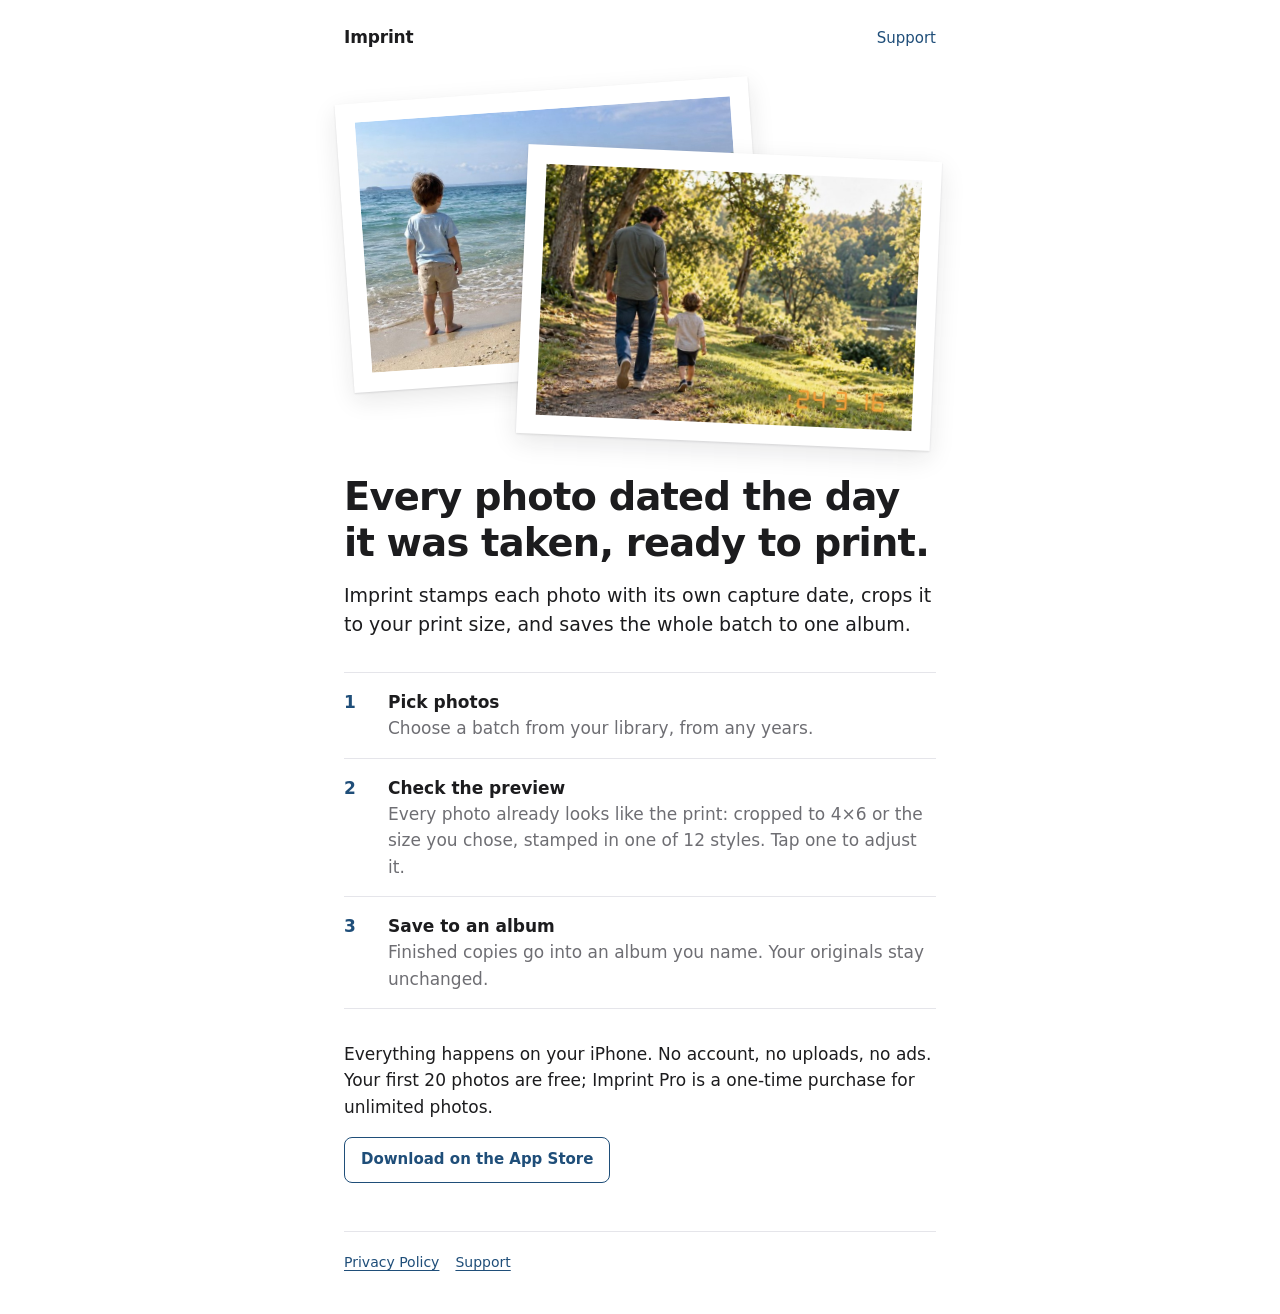
<file: index.html>
<!doctype html>
<html lang="en">
<head>
<meta charset="utf-8">
<meta name="viewport" content="width=device-width, initial-scale=1">
<title>Imprint – Date Stamp Prints</title>
<meta name="description" content="Imprint stamps each photo with the date it was taken, crops it to your print size, and saves the batch to one album. iPhone app.">
<link rel="stylesheet" href="assets/site.css">
</head>
<body>
<div class="wrap">

<header class="bar">
  <a class="wordmark" href="./">Imprint</a>
  <nav><a href="support.html">Support</a></nav>
</header>

<main>
  <div class="prints" aria-hidden="true">
    <figure class="print back" style="margin:0">
      <div class="photo"><img src="assets/sample-beach.jpg" alt=""><span class="stamp clear">2024.07.21<small>Half Moon Bay</small></span></div>
    </figure>
    <figure class="print front" style="margin:0">
      <div class="photo"><img src="assets/sample-park.jpg" alt=""><span class="stamp film">'24 3 16</span></div>
    </figure>
  </div>

  <h1>Every photo dated the day it was taken, ready to print.</h1>
  <p class="lede">Imprint stamps each photo with its own capture date, crops it to your print size, and saves the whole batch to one album.</p>

  <ol class="steps">
    <li><strong>Pick photos</strong><span>Choose a batch from your library, from any years.</span></li>
    <li><strong>Check the preview</strong><span>Every photo already looks like the print: cropped to 4×6 or the size you chose, stamped in one of 12 styles. Tap one to adjust it.</span></li>
    <li><strong>Save to an album</strong><span>Finished copies go into an album you name. Your originals stay unchanged.</span></li>
  </ol>

  <p>Everything happens on your iPhone. No account, no uploads, no ads. Your first 20 photos are free; Imprint Pro is a one-time purchase for unlimited photos.</p>
  <p class="store"><a class="store-link" href="https://apps.apple.com/app/imprint-date-stamp-prints/id6832866014">Download on the App Store</a></p>
</main>

<footer>
  <a href="privacy.html">Privacy Policy</a><a href="support.html">Support</a>
</footer>

</div>
</body>
</html>
</file>
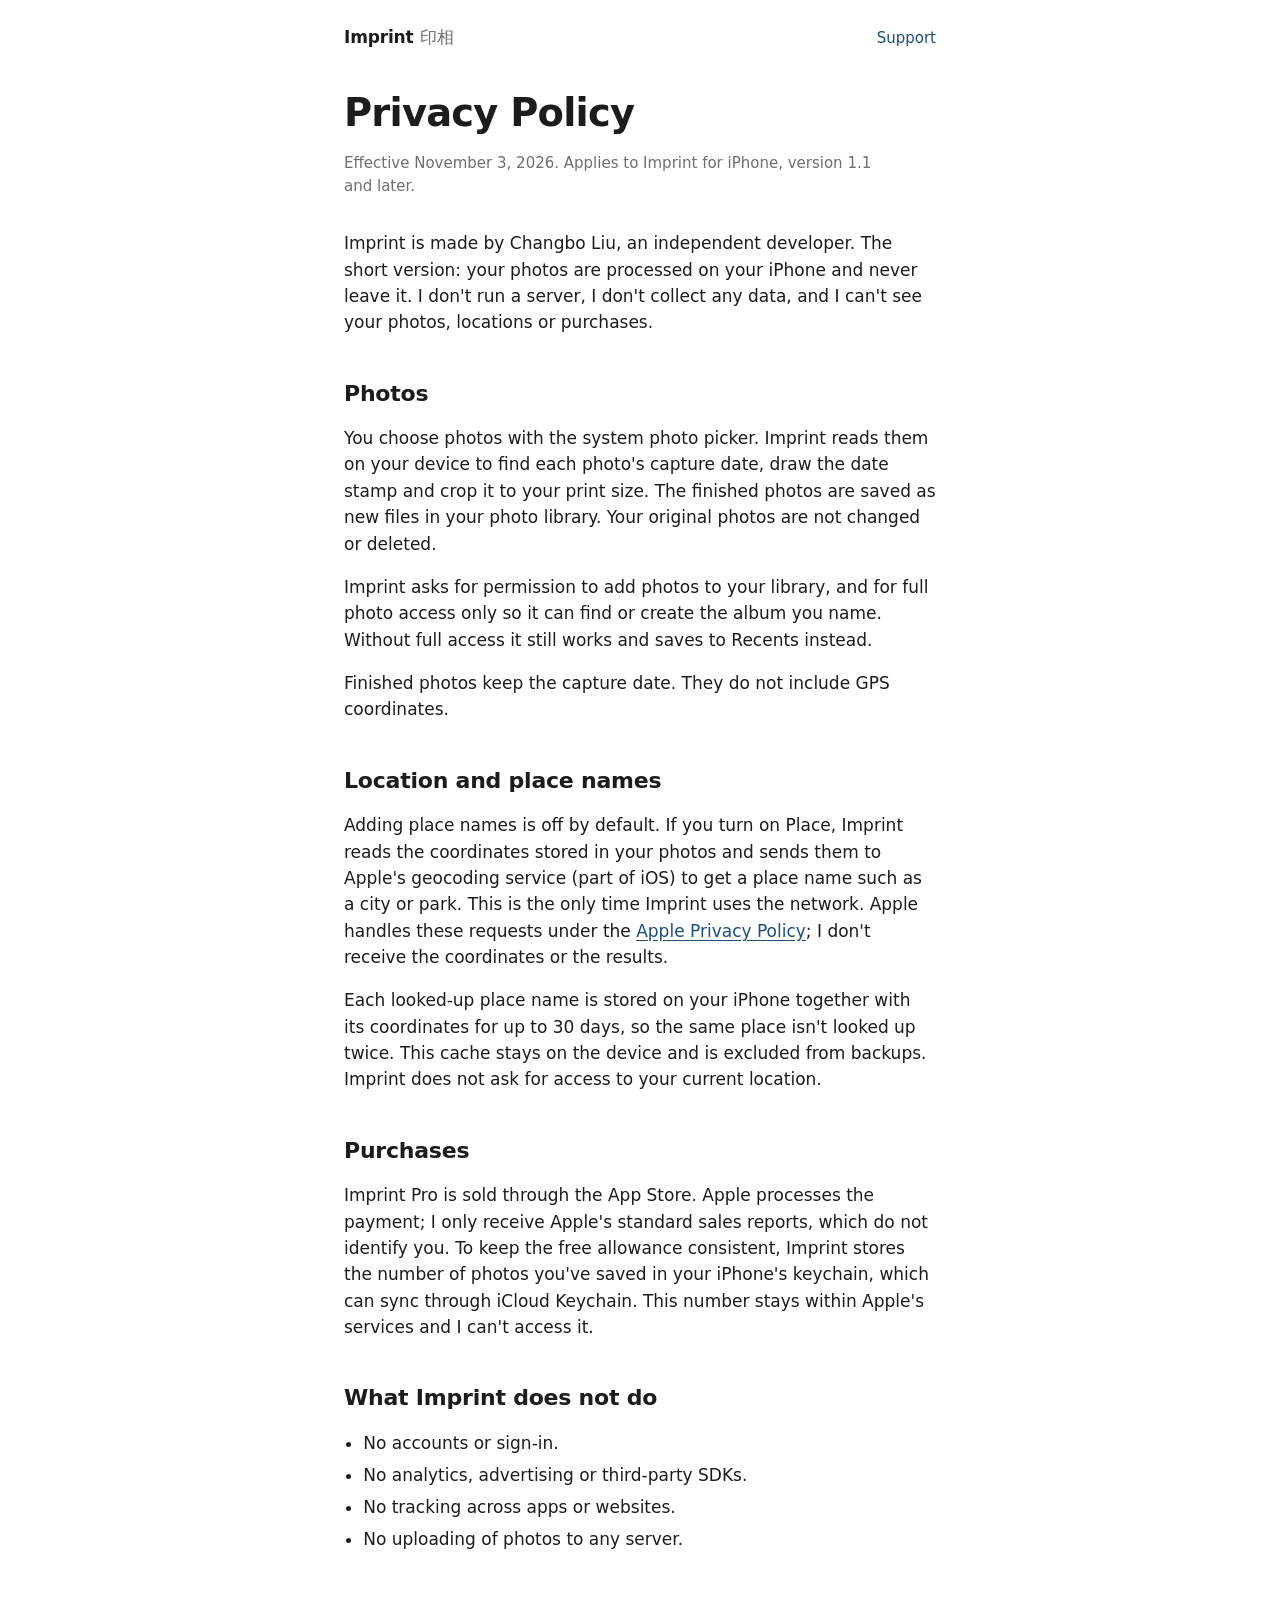
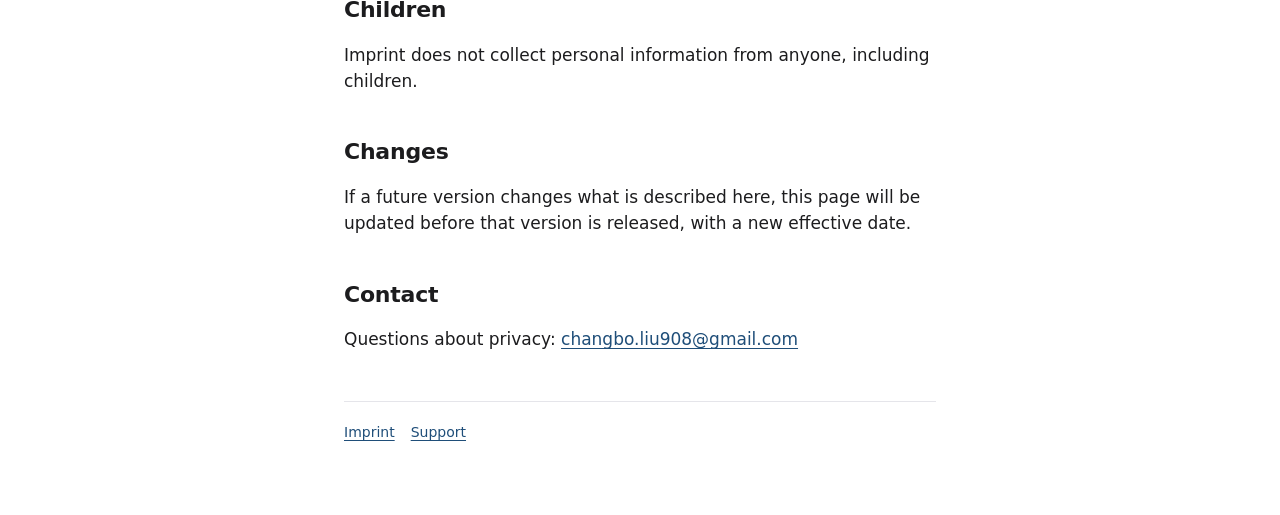
<file: privacy.html>
<!doctype html>
<html lang="en">
<head>
<meta charset="utf-8">
<meta name="viewport" content="width=device-width, initial-scale=1">
<title>Privacy Policy – Imprint</title>
<link rel="stylesheet" href="assets/site.css">
</head>
<body>
<div class="wrap doc">

<header class="bar">
  <a class="wordmark" href="./">Imprint<span>印相</span></a>
  <nav><a href="support.html">Support</a></nav>
</header>

<main>
  <h1>Privacy Policy</h1>
  <p class="updated">Effective November 3, 2026. Applies to Imprint for iPhone, version 1.1 and later.</p>

  <p>Imprint is made by Changbo Liu, an independent developer. The short version: your photos are processed on your iPhone and never leave it. I don't run a server, I don't collect any data, and I can't see your photos, locations or purchases.</p>

  <h2>Photos</h2>
  <p>You choose photos with the system photo picker. Imprint reads them on your device to find each photo's capture date, draw the date stamp and crop it to your print size. The finished photos are saved as new files in your photo library. Your original photos are not changed or deleted.</p>
  <p>Imprint asks for permission to add photos to your library, and for full photo access only so it can find or create the album you name. Without full access it still works and saves to Recents instead.</p>
  <p>Finished photos keep the capture date. They do not include GPS coordinates.</p>

  <h2>Location and place names</h2>
  <p>Adding place names is off by default. If you turn on Place, Imprint reads the coordinates stored in your photos and sends them to Apple's geocoding service (part of iOS) to get a place name such as a city or park. This is the only time Imprint uses the network. Apple handles these requests under the <a href="https://www.apple.com/legal/privacy/">Apple Privacy Policy</a>; I don't receive the coordinates or the results.</p>
  <p>Each looked-up place name is stored on your iPhone together with its coordinates for up to 30 days, so the same place isn't looked up twice. This cache stays on the device and is excluded from backups. Imprint does not ask for access to your current location.</p>

  <h2>Purchases</h2>
  <p>Imprint Pro is sold through the App Store. Apple processes the payment; I only receive Apple's standard sales reports, which do not identify you. To keep the free allowance consistent, Imprint stores the number of photos you've saved in your iPhone's keychain, which can sync through iCloud Keychain. This number stays within Apple's services and I can't access it.</p>

  <h2>What Imprint does not do</h2>
  <ul>
    <li>No accounts or sign-in.</li>
    <li>No analytics, advertising or third-party SDKs.</li>
    <li>No tracking across apps or websites.</li>
    <li>No uploading of photos to any server.</li>
  </ul>

  <h2>Children</h2>
  <p>Imprint does not collect personal information from anyone, including children.</p>

  <h2>Changes</h2>
  <p>If a future version changes what is described here, this page will be updated before that version is released, with a new effective date.</p>

  <h2>Contact</h2>
  <p>Questions about privacy: <a href="mailto:changbo.liu908@gmail.com">changbo.liu908@gmail.com</a></p>
</main>

<footer>
  <a href="./">Imprint</a><a href="support.html">Support</a>
</footer>

</div>
</body>
</html>
</file>
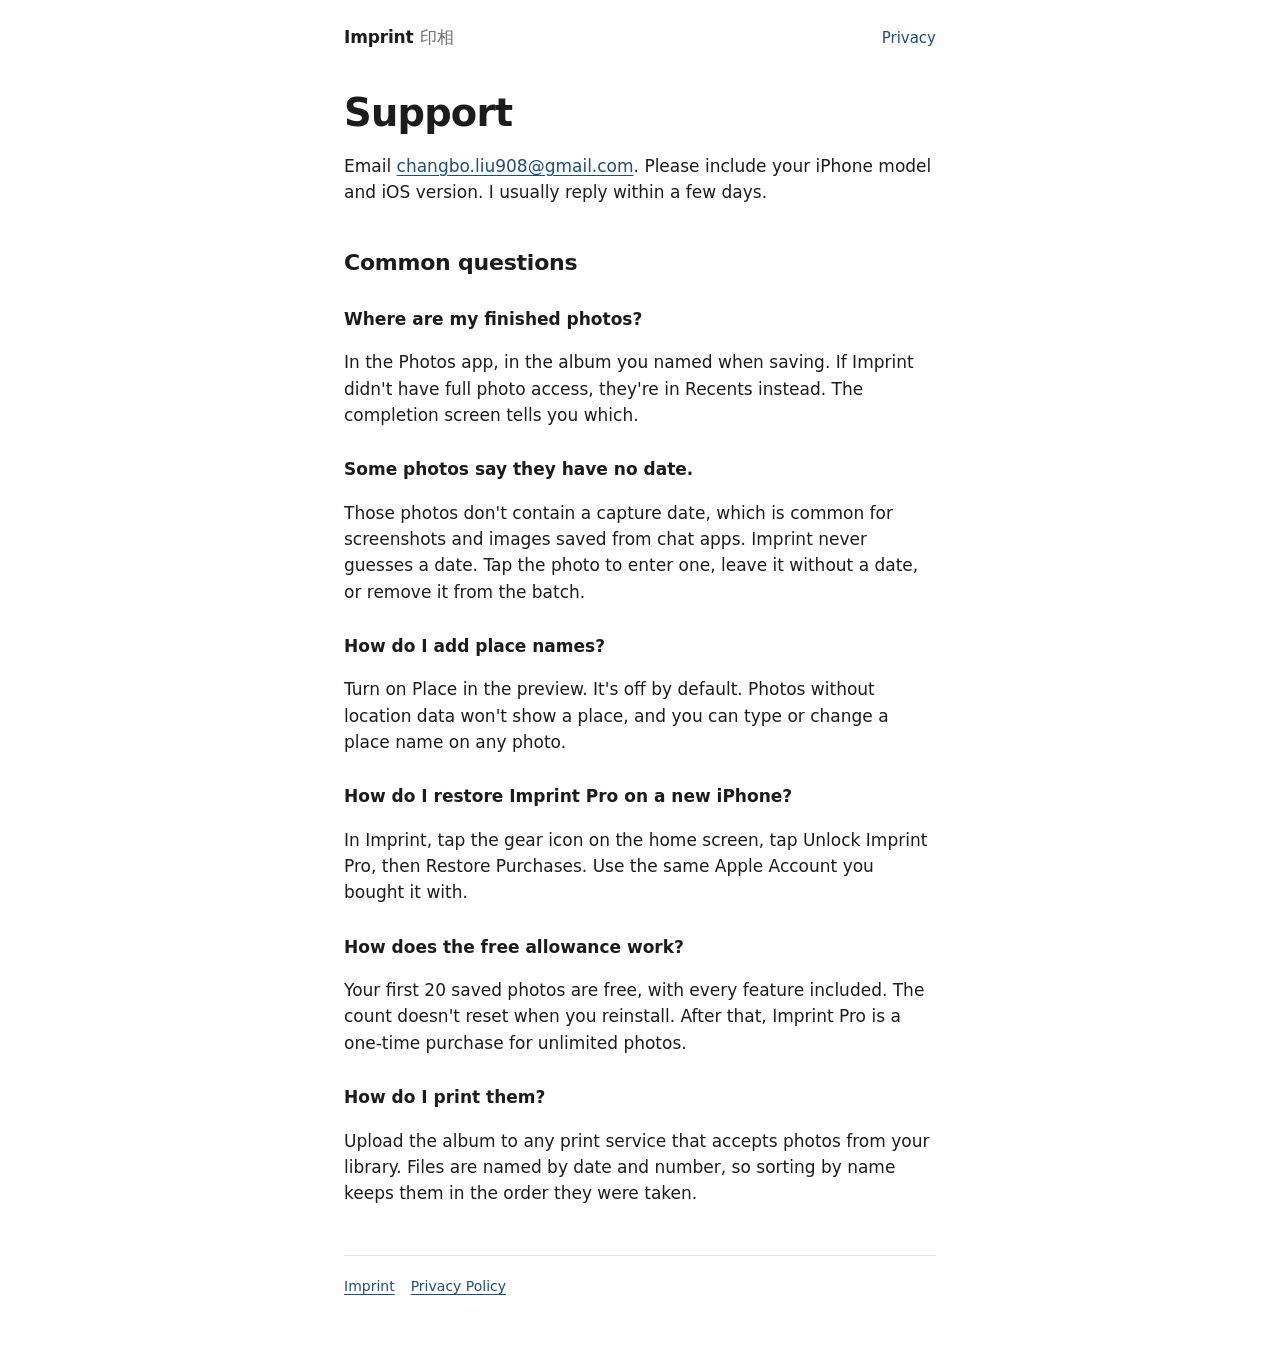
<file: support.html>
<!doctype html>
<html lang="en">
<head>
<meta charset="utf-8">
<meta name="viewport" content="width=device-width, initial-scale=1">
<title>Support – Imprint</title>
<link rel="stylesheet" href="assets/site.css">
</head>
<body>
<div class="wrap doc">

<header class="bar">
  <a class="wordmark" href="./">Imprint<span>印相</span></a>
  <nav><a href="privacy.html">Privacy</a></nav>
</header>

<main>
  <h1>Support</h1>
  <p>Email <a href="mailto:changbo.liu908@gmail.com">changbo.liu908@gmail.com</a>. Please include your iPhone model and iOS version. I usually reply within a few days.</p>

  <h2>Common questions</h2>

  <h3>Where are my finished photos?</h3>
  <p>In the Photos app, in the album you named when saving. If Imprint didn't have full photo access, they're in Recents instead. The completion screen tells you which.</p>

  <h3>Some photos say they have no date.</h3>
  <p>Those photos don't contain a capture date, which is common for screenshots and images saved from chat apps. Imprint never guesses a date. Tap the photo to enter one, leave it without a date, or remove it from the batch.</p>

  <h3>How do I add place names?</h3>
  <p>Turn on Place in the preview. It's off by default. Photos without location data won't show a place, and you can type or change a place name on any photo.</p>

  <h3>How do I restore Imprint Pro on a new iPhone?</h3>
  <p>In Imprint, tap the gear icon on the home screen, tap Unlock Imprint Pro, then Restore Purchases. Use the same Apple Account you bought it with.</p>

  <h3>How does the free allowance work?</h3>
  <p>Your first 20 saved photos are free, with every feature included. The count doesn't reset when you reinstall. After that, Imprint Pro is a one-time purchase for unlimited photos.</p>

  <h3>How do I print them?</h3>
  <p>Upload the album to any print service that accepts photos from your library. Files are named by date and number, so sorting by name keeps them in the order they were taken.</p>
</main>

<footer>
  <a href="./">Imprint</a><a href="privacy.html">Privacy Policy</a>
</footer>

</div>
</body>
</html>
</file>
<file: assets/site.css>
@font-face {
  font-family: "DSEG7";
  src: url("DSEG7Classic-Regular.ttf") format("truetype");
  font-display: swap;
}

:root {
  --paper: #ffffff;
  --panel: #f2f2f7;
  --ink: #1c1c1e;
  --muted: #6e6e73;
  --rule: #e5e5ea;
  --indigo: #1f4e79;
  --film: #f5a33b;
}

* { box-sizing: border-box; }

html { -webkit-text-size-adjust: 100%; }

body {
  margin: 0;
  background: var(--paper);
  color: var(--ink);
  font: 17px/1.55 -apple-system, BlinkMacSystemFont, "SF Pro Text", "PingFang SC", "Hiragino Sans GB", "Helvetica Neue", system-ui, sans-serif;
  font-variant-numeric: tabular-nums;
}

a { color: var(--indigo); text-underline-offset: 3px; }
a:focus-visible { outline: 2px solid var(--indigo); outline-offset: 3px; border-radius: 2px; }

.wrap { max-width: 40rem; margin: 0 auto; padding: 0 1.5rem; }

/* Top bar */
.bar {
  display: flex; align-items: baseline; justify-content: space-between;
  padding: 1.5rem 0 0;
}
.wordmark { font-weight: 700; font-size: 1.0625rem; color: var(--ink); text-decoration: none; letter-spacing: -0.01em; }
.wordmark span { color: var(--muted); font-weight: 400; margin-left: 0.4em; }
.bar nav a { margin-left: 1.25rem; font-size: 0.9375rem; text-decoration: none; }
.bar nav a:hover { text-decoration: underline; }

/* Hero: two prints on the table */
.prints {
  position: relative;
  height: clamp(15rem, 58vw, 22rem);
  margin: 2.5rem 0 2rem;
}
.print {
  position: absolute;
  width: 70%;
  background: #fff;
  padding: 3.2% 3.2% 3.2%;
  box-shadow: 0 1px 2px rgba(28, 28, 30, 0.12), 0 8px 24px rgba(28, 28, 30, 0.10);
}
.print .photo { position: relative; aspect-ratio: 3 / 2; overflow: hidden; background: var(--panel); }
.print img { display: block; width: 100%; height: 100%; object-fit: cover; }
.print.back  { left: 0;   top: 0;   transform: rotate(-4deg); }
.print.front { right: 0;  bottom: 0; transform: rotate(2.5deg); }

.stamp { position: absolute; right: 7%; bottom: 7%; line-height: 1; white-space: nowrap; }
.stamp.film {
  font-family: "DSEG7", ui-monospace, monospace;
  color: var(--film);
  font-size: clamp(0.75rem, 3.1vw, 1.15rem);
  text-shadow: 0 0 4px rgba(245, 163, 59, 0.75), 0 0 1px rgba(245, 120, 30, 0.9);
  letter-spacing: 0.06em;
}
.stamp.clear {
  font-family: "Avenir Next", "Avenir", -apple-system, sans-serif;
  font-weight: 500;
  color: rgba(255, 255, 255, 0.93);
  font-size: clamp(0.7rem, 2.8vw, 1.05rem);
  text-shadow: 0 1px 3px rgba(0, 0, 0, 0.6);
  text-align: right;
}
.stamp.clear small { display: block; font-size: 0.8em; margin-top: 0.25em; }

h1 {
  font-size: clamp(1.75rem, 5.4vw, 2.4rem);
  line-height: 1.18;
  letter-spacing: -0.02em;
  font-weight: 700;
  margin: 0 0 1rem;
  max-width: 20em;
}
h2 { font-size: 1.375rem; line-height: 1.3; margin: 2.75rem 0 0.75rem; letter-spacing: -0.01em; }
h3 { font-size: 1.0625rem; margin: 1.75rem 0 0.35rem; }
p, li { max-width: 36em; }
.lede { font-size: 1.1875rem; color: var(--ink); margin: 0 0 2rem; }
.muted { color: var(--muted); }

/* The three steps really are a sequence */
ol.steps { list-style: none; padding: 0; margin: 0 0 2rem; counter-reset: step; border-top: 0.5px solid var(--rule); }
ol.steps li {
  counter-increment: step;
  display: grid; grid-template-columns: 2.25rem 1fr; gap: 0 0.5rem;
  padding: 1rem 0; border-bottom: 0.5px solid var(--rule);
}
ol.steps li::before { content: counter(step); color: var(--indigo); font-weight: 700; }
ol.steps strong { display: block; }
ol.steps span { color: var(--muted); grid-column: 2; }

.store { margin: 0 0 3rem; color: var(--muted); font-size: 0.9375rem; }
.store-link {
  display: inline-block;
  padding: 0.65rem 1rem;
  border: 1px solid var(--indigo);
  border-radius: 0.5rem;
  font-weight: 600;
  text-decoration: none;
}
.store-link:hover { text-decoration: underline; }

/* Long-form pages */
.doc { padding-bottom: 2rem; }
.doc h1 { margin-top: 2.5rem; }
.doc .updated { color: var(--muted); font-size: 0.9375rem; margin: 0 0 2rem; }
.doc ul { padding-left: 1.2rem; }
.doc li { margin: 0.35rem 0; }

.lang-split { border: 0; border-top: 0.5px solid var(--rule); margin: 3.5rem 0 0; }

footer {
  border-top: 0.5px solid var(--rule);
  margin-top: 3rem; padding: 1.25rem 0 2.5rem;
  font-size: 0.875rem; color: var(--muted);
}
footer a { margin-right: 1rem; }

@media (prefers-reduced-motion: no-preference) {
  .print.front { animation: settle 700ms cubic-bezier(.2, .7, .2, 1) both; }
  @keyframes settle {
    from { transform: translate(6%, -10%) rotate(9deg); opacity: 0; }
    to   { transform: rotate(2.5deg); opacity: 1; }
  }
}
</file>
